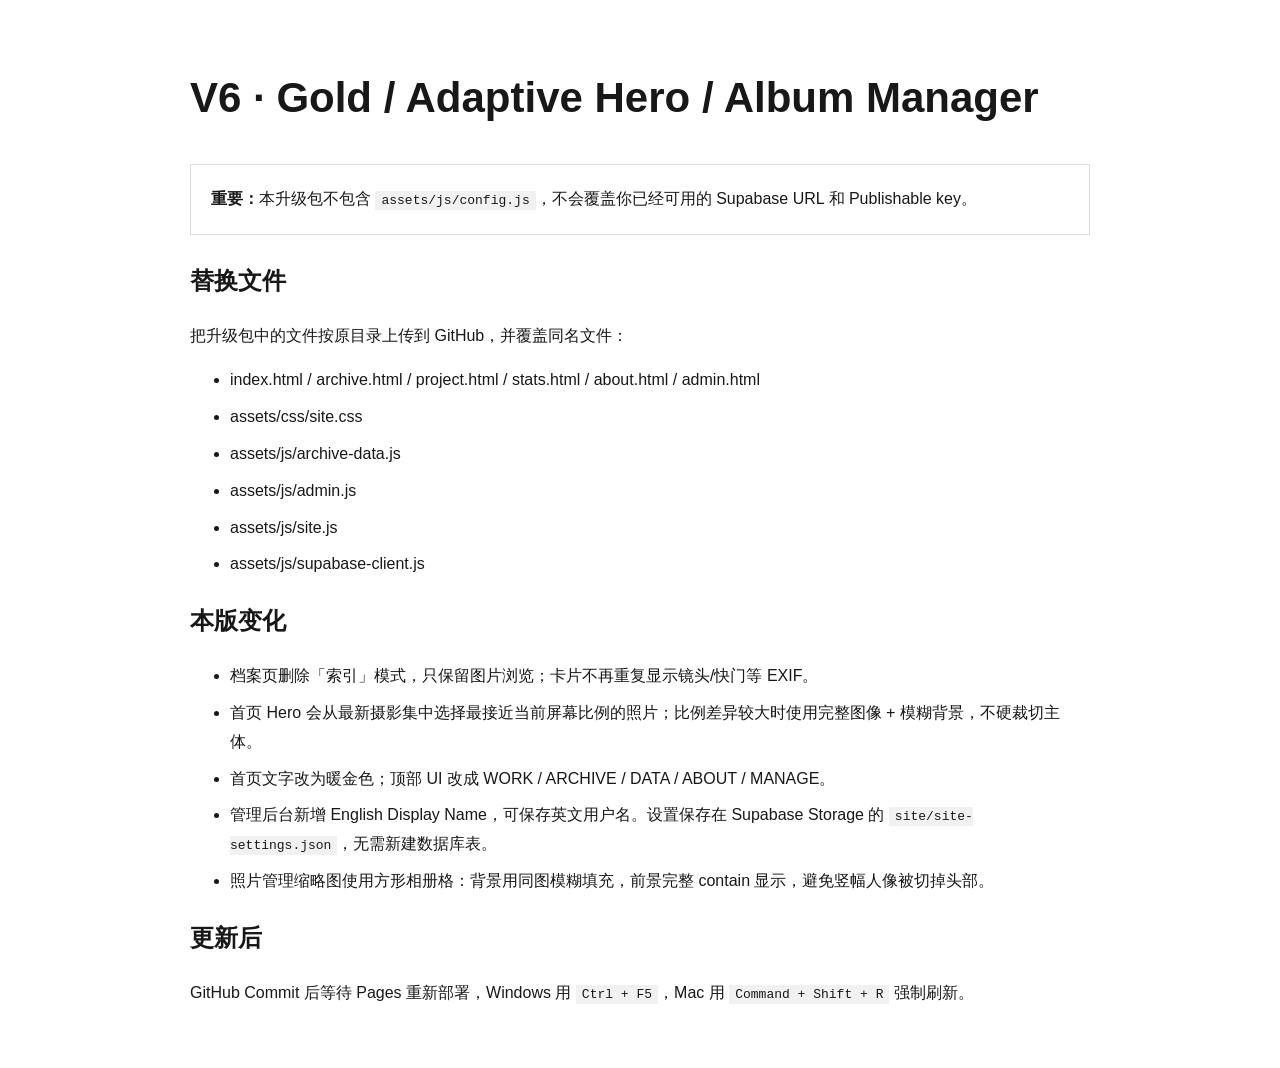
<file: 升级说明.html>
<!doctype html><html lang="zh-CN"><head><meta charset="utf-8"><meta name="viewport" content="width=device-width,initial-scale=1"><title>V6 升级说明</title><style>body{font-family:-apple-system,BlinkMacSystemFont,"PingFang SC",sans-serif;max-width:900px;margin:60px auto;padding:0 24px;line-height:1.8;color:#181818}h1{font-size:42px}code{background:#f1f1f1;padding:2px 6px}li{margin:8px 0}.box{border:1px solid #ddd;padding:20px;margin:24px 0}</style></head><body><h1>V6 · Gold / Adaptive Hero / Album Manager</h1><div class="box"><strong>重要：</strong>本升级包不包含 <code>assets/js/config.js</code>，不会覆盖你已经可用的 Supabase URL 和 Publishable key。</div><h2>替换文件</h2><p>把升级包中的文件按原目录上传到 GitHub，并覆盖同名文件：</p><ul><li>index.html / archive.html / project.html / stats.html / about.html / admin.html</li><li>assets/css/site.css</li><li>assets/js/archive-data.js</li><li>assets/js/admin.js</li><li>assets/js/site.js</li><li>assets/js/supabase-client.js</li></ul><h2>本版变化</h2><ul><li>档案页删除「索引」模式，只保留图片浏览；卡片不再重复显示镜头/快门等 EXIF。</li><li>首页 Hero 会从最新摄影集中选择最接近当前屏幕比例的照片；比例差异较大时使用完整图像 + 模糊背景，不硬裁切主体。</li><li>首页文字改为暖金色；顶部 UI 改成 WORK / ARCHIVE / DATA / ABOUT / MANAGE。</li><li>管理后台新增 English Display Name，可保存英文用户名。设置保存在 Supabase Storage 的 <code>site/site-settings.json</code>，无需新建数据库表。</li><li>照片管理缩略图使用方形相册格：背景用同图模糊填充，前景完整 contain 显示，避免竖幅人像被切掉头部。</li></ul><h2>更新后</h2><p>GitHub Commit 后等待 Pages 重新部署，Windows 用 <code>Ctrl + F5</code>，Mac 用 <code>Command + Shift + R</code> 强制刷新。</p></body></html>
</file>
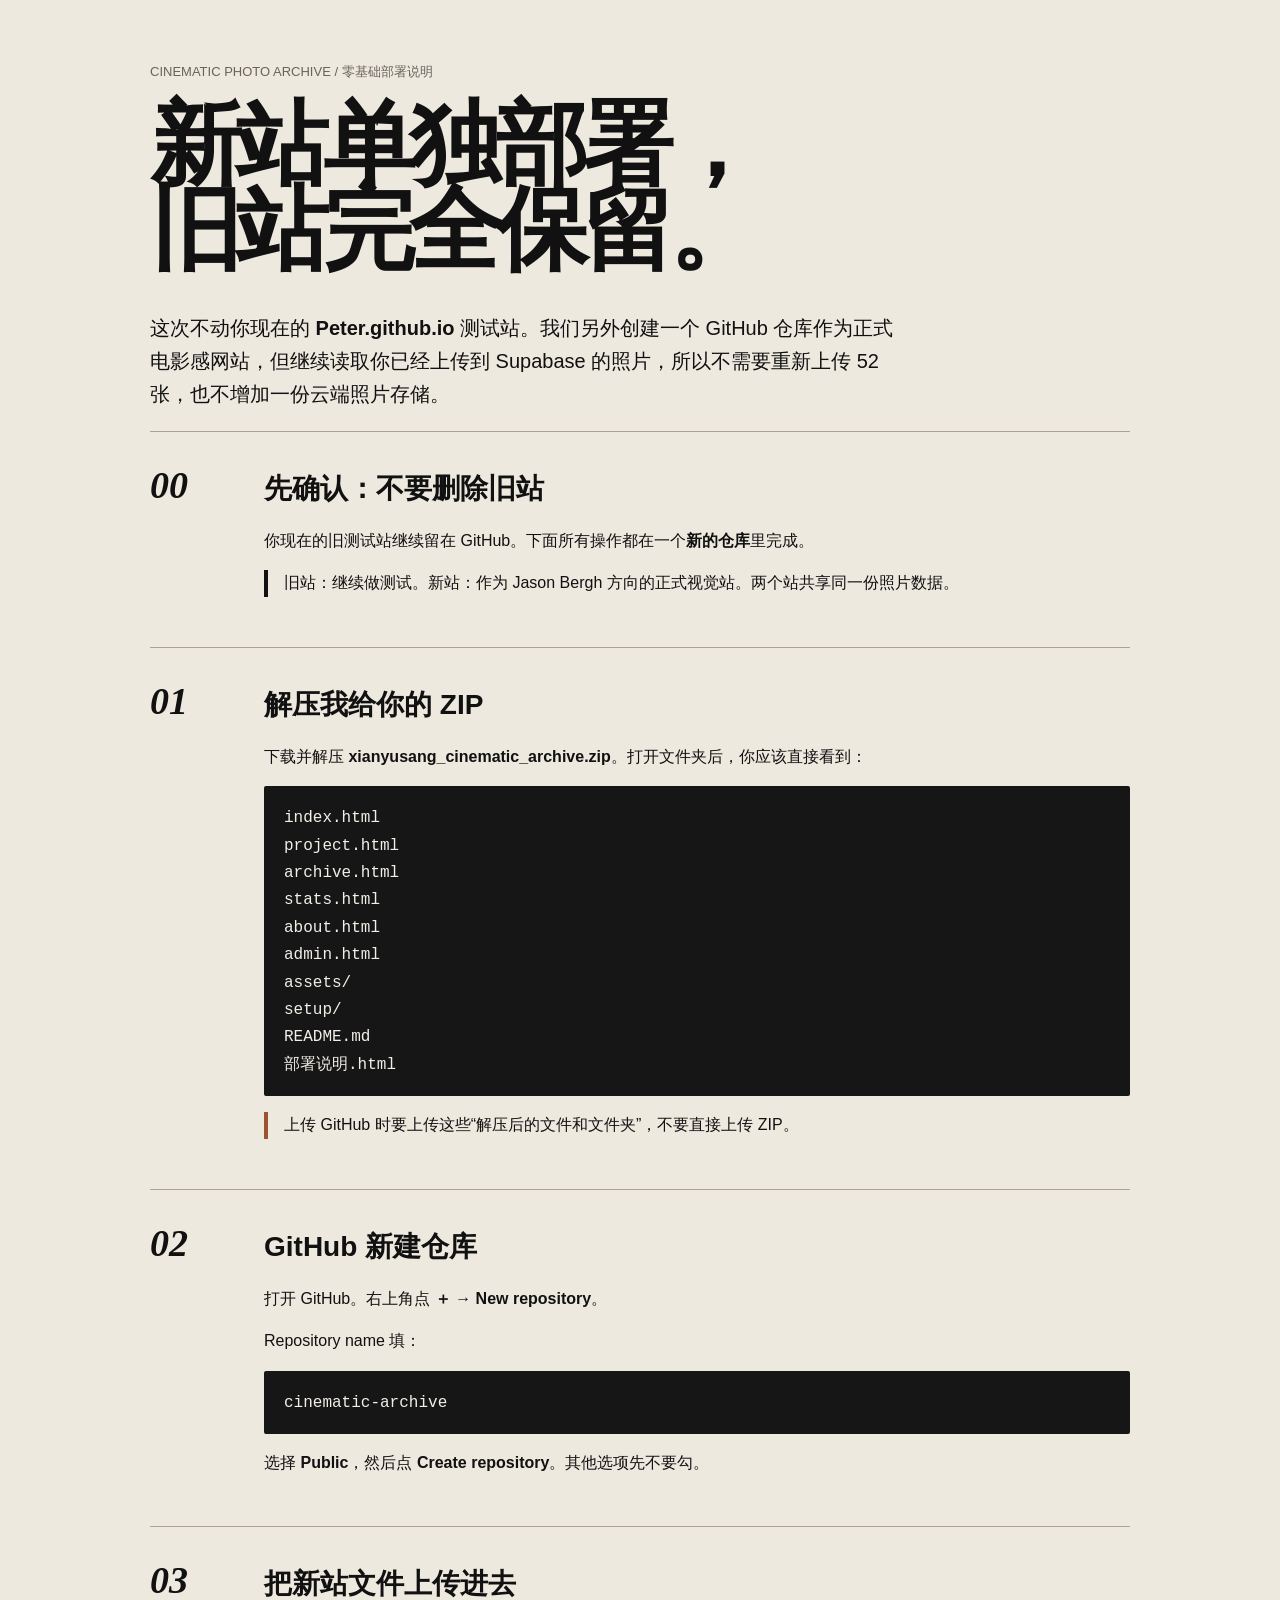
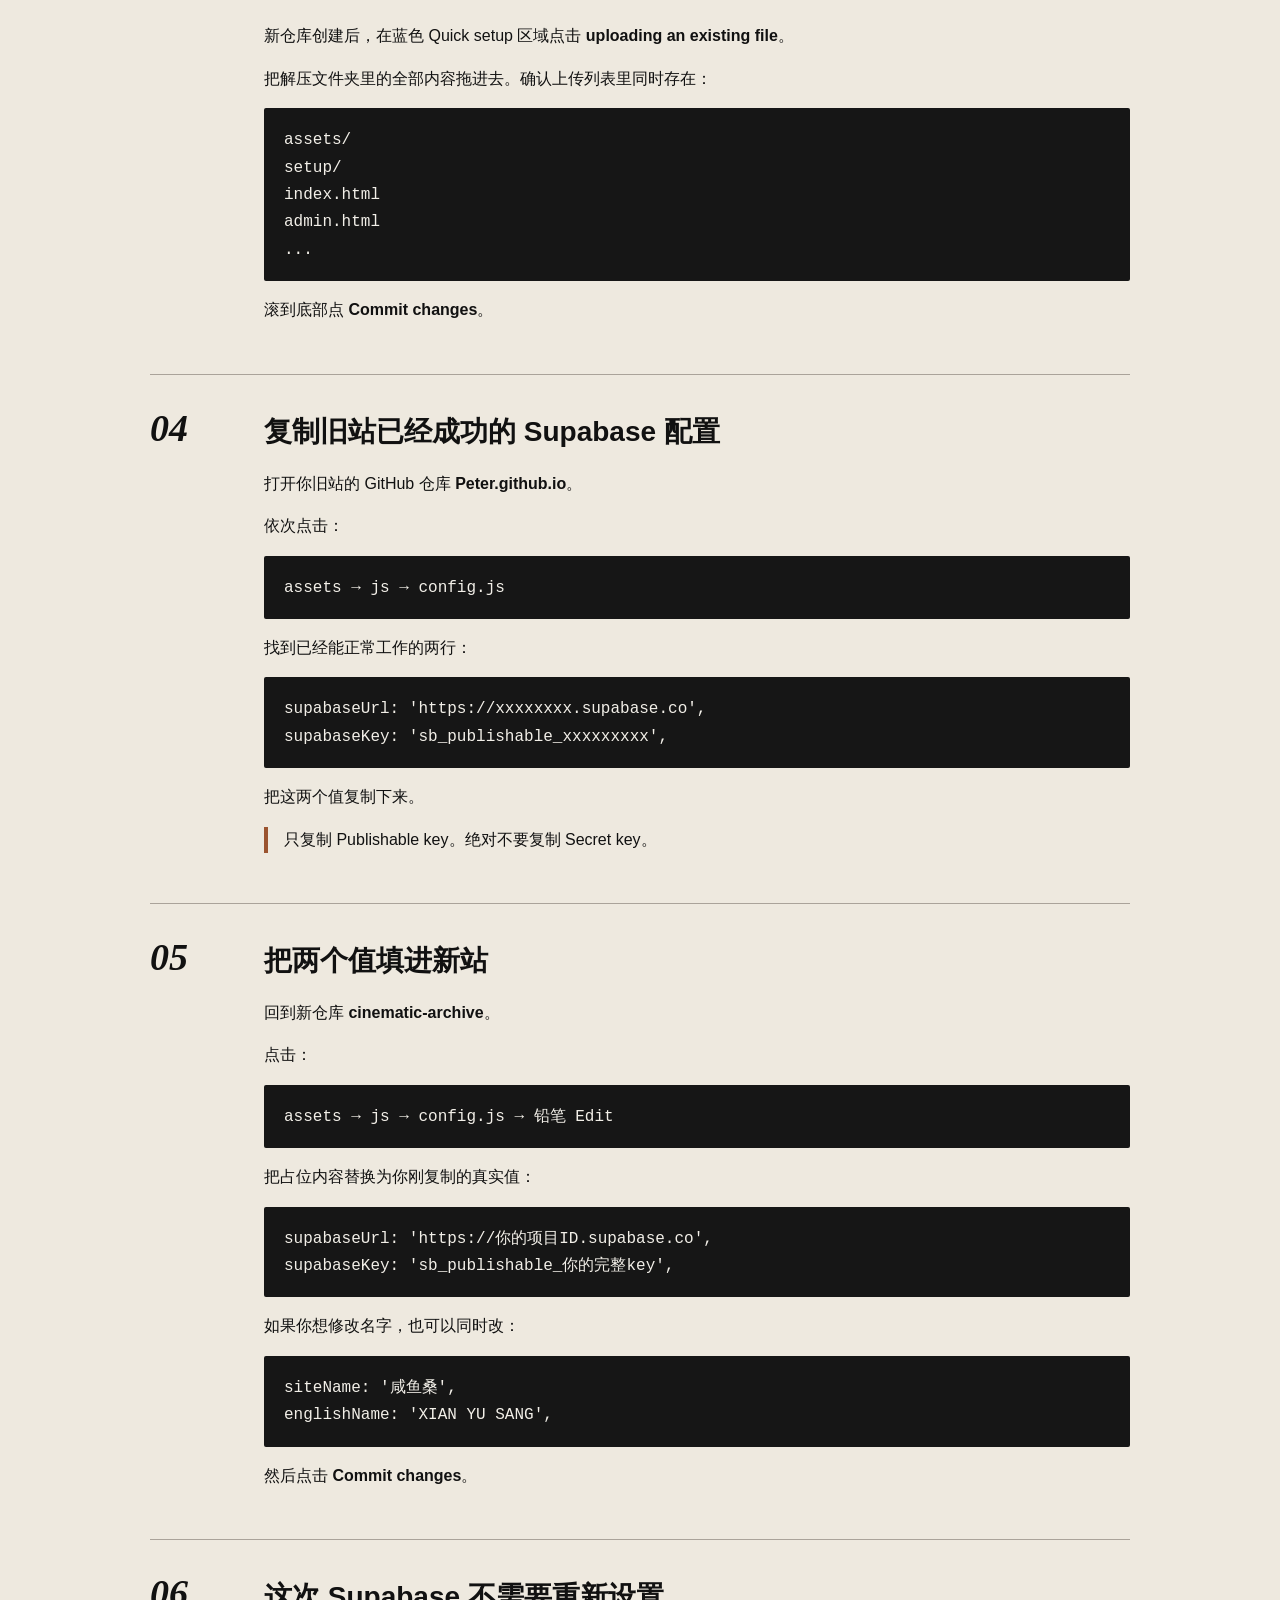
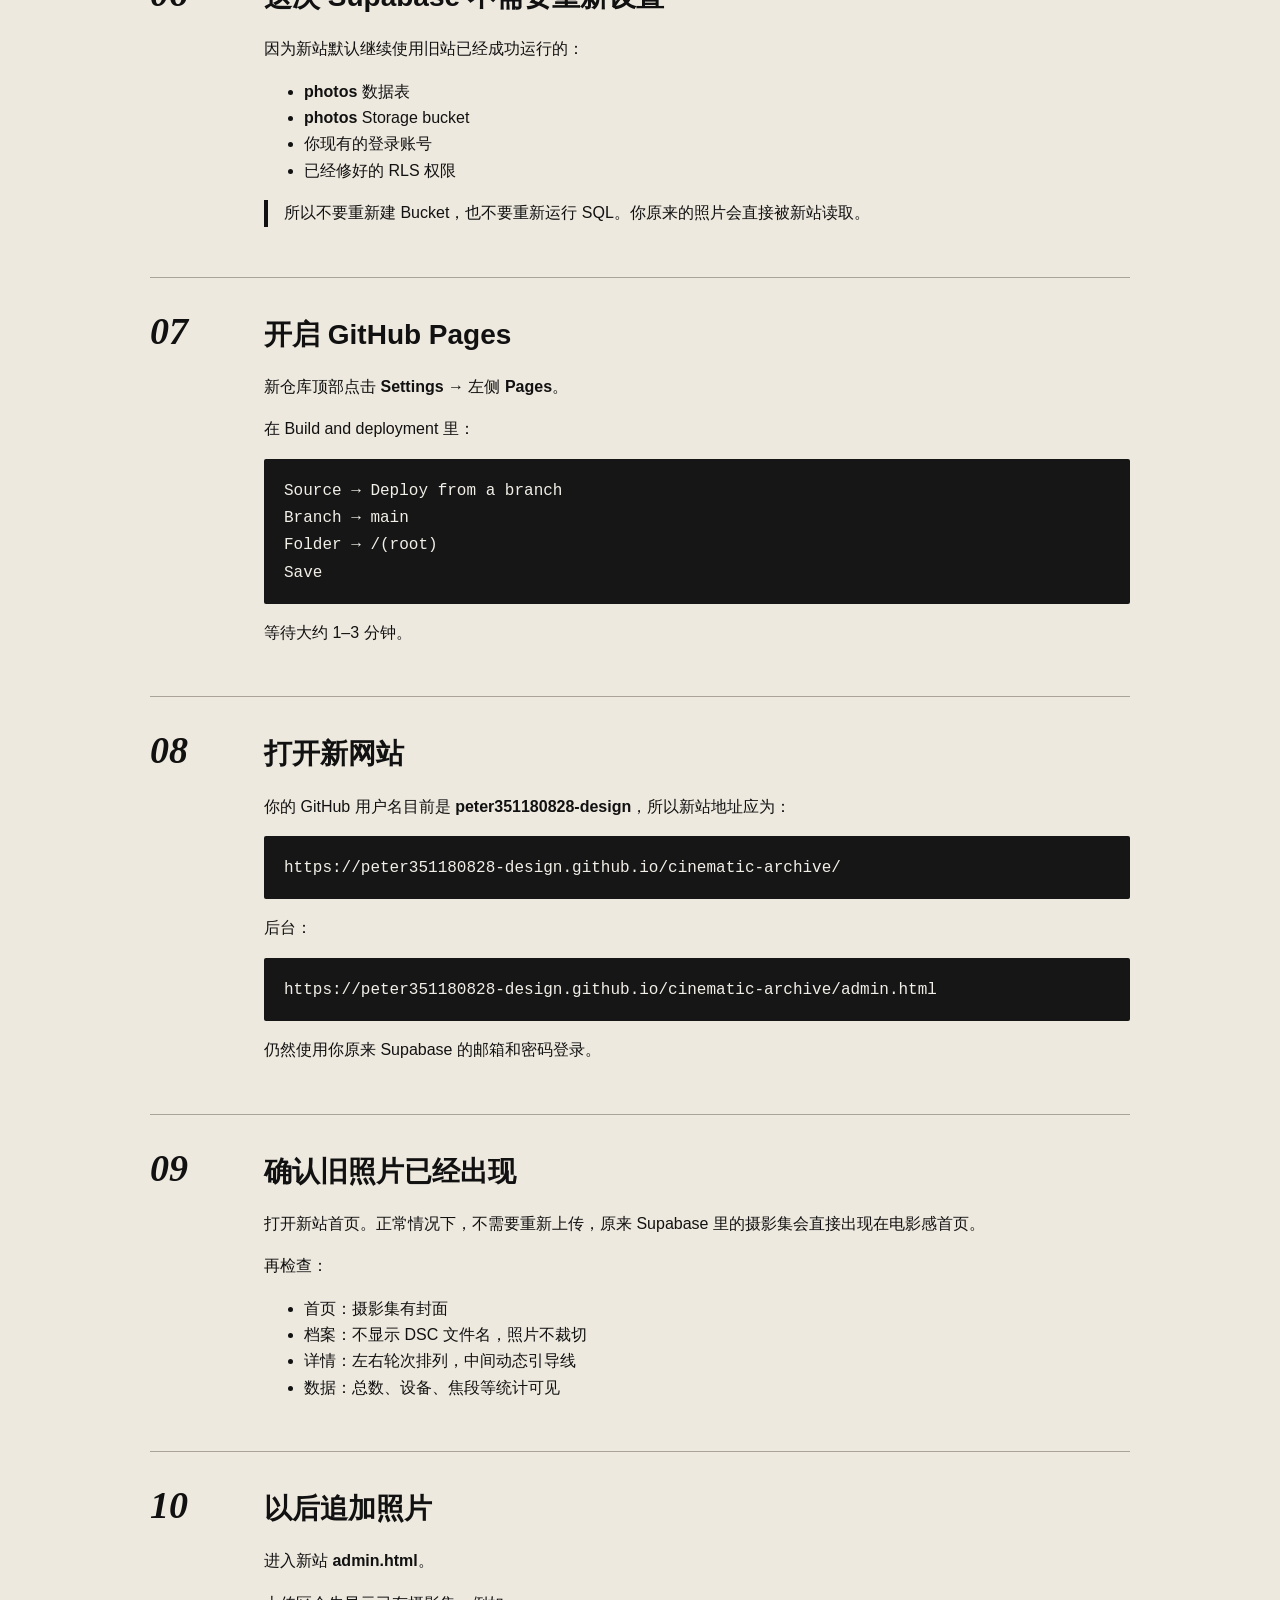
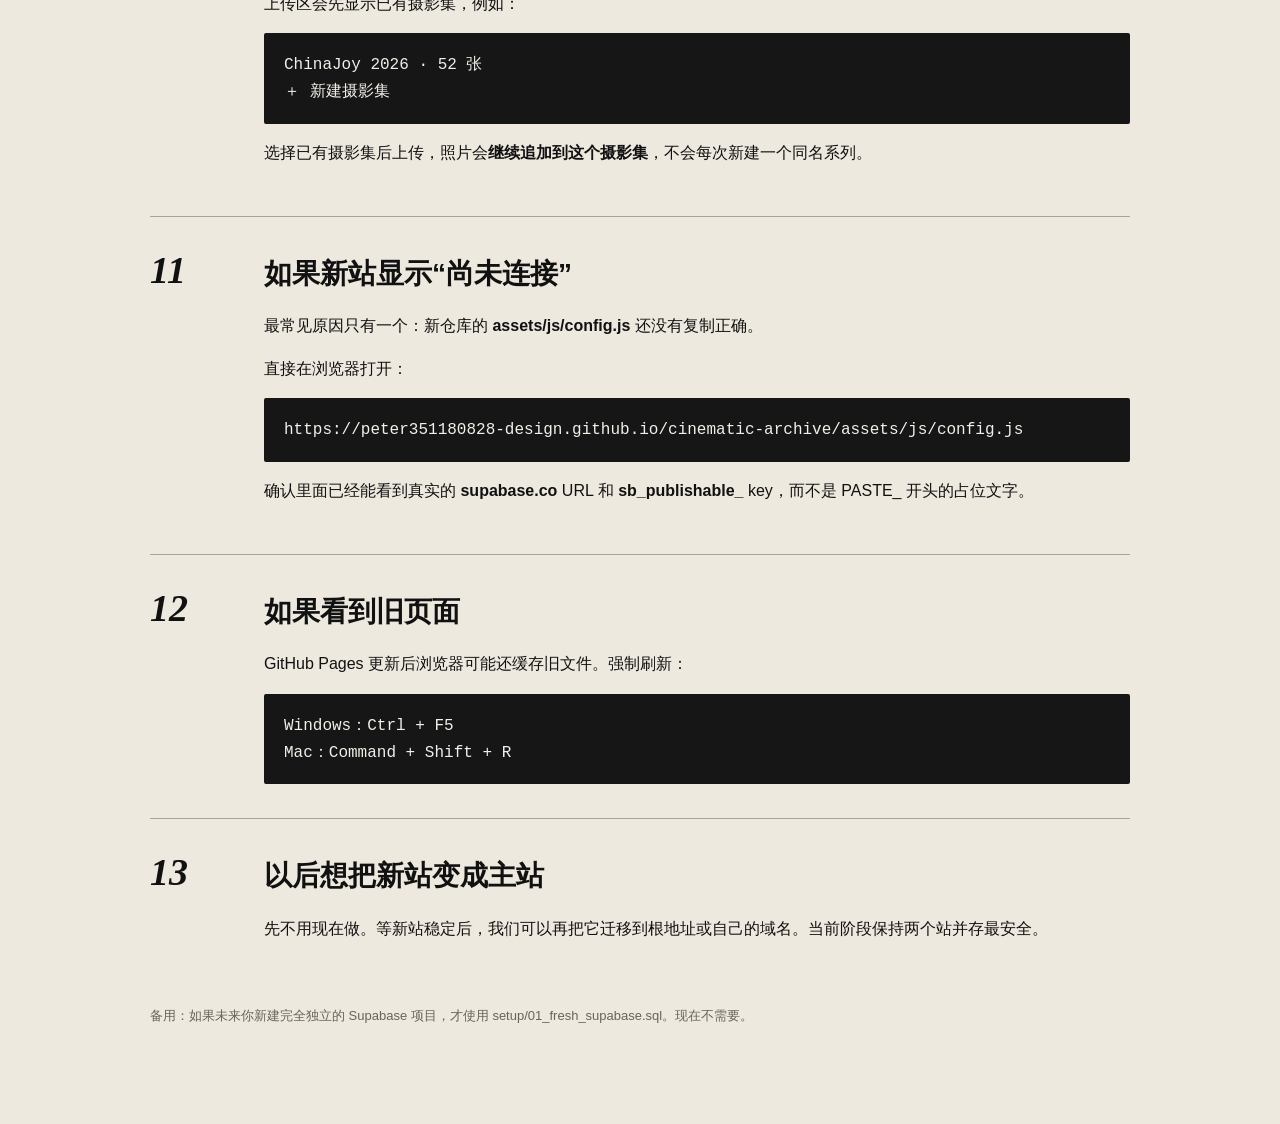
<file: 部署说明.html>
<!doctype html>
<html lang="zh-CN">
<head>
<meta charset="utf-8"><meta name="viewport" content="width=device-width,initial-scale=1">
<title>新电影感摄影站 · 零基础部署说明</title>
<style>
body{margin:0;background:#eee9df;color:#111;font-family:"Helvetica Neue",Arial,"PingFang SC","Microsoft YaHei",sans-serif;line-height:1.65}main{max-width:980px;margin:auto;padding:48px 24px 120px}h1{font-size:clamp(46px,8vw,92px);line-height:.92;letter-spacing:-.06em;margin:20px 0 40px}h2{font-size:28px;margin:0 0 12px}p{font-size:16px}.intro{font-size:20px;max-width:760px}.step{border-top:1px solid #aaa39a;padding:34px 0;display:grid;grid-template-columns:90px 1fr;gap:24px}.num{font:700 38px/1 Georgia,serif;font-style:italic}.box{background:#161616;color:#f2efe8;padding:18px 20px;border-radius:2px;overflow:auto}code{font-family:Consolas,monospace}.ok{border-left:4px solid #111;padding-left:16px}.warn{border-left:4px solid #9b542f;padding-left:16px}.copy{border:1px solid #111;background:transparent;padding:8px 11px;cursor:pointer}a{color:inherit}.small{font-size:13px;color:#68635b}@media(max-width:650px){.step{grid-template-columns:1fr}.num{font-size:26px}}
</style>
</head>
<body><main>
<p class="small">CINEMATIC PHOTO ARCHIVE / 零基础部署说明</p>
<h1>新站单独部署，<br>旧站完全保留。</h1>
<p class="intro">这次不动你现在的 <b>Peter.github.io</b> 测试站。我们另外创建一个 GitHub 仓库作为正式电影感网站，但继续读取你已经上传到 Supabase 的照片，所以不需要重新上传 52 张，也不增加一份云端照片存储。</p>

<section class="step"><div class="num">00</div><div><h2>先确认：不要删除旧站</h2><p>你现在的旧测试站继续留在 GitHub。下面所有操作都在一个<strong>新的仓库</strong>里完成。</p><p class="ok">旧站：继续做测试。新站：作为 Jason Bergh 方向的正式视觉站。两个站共享同一份照片数据。</p></div></section>

<section class="step"><div class="num">01</div><div><h2>解压我给你的 ZIP</h2><p>下载并解压 <b>xianyusang_cinematic_archive.zip</b>。打开文件夹后，你应该直接看到：</p><div class="box"><code>index.html<br>project.html<br>archive.html<br>stats.html<br>about.html<br>admin.html<br>assets/<br>setup/<br>README.md<br>部署说明.html</code></div><p class="warn">上传 GitHub 时要上传这些“解压后的文件和文件夹”，不要直接上传 ZIP。</p></div></section>

<section class="step"><div class="num">02</div><div><h2>GitHub 新建仓库</h2><p>打开 GitHub。右上角点 <b>＋</b> → <b>New repository</b>。</p><p>Repository name 填：</p><div class="box"><code>cinematic-archive</code></div><p>选择 <b>Public</b>，然后点 <b>Create repository</b>。其他选项先不要勾。</p></div></section>

<section class="step"><div class="num">03</div><div><h2>把新站文件上传进去</h2><p>新仓库创建后，在蓝色 Quick setup 区域点击 <b>uploading an existing file</b>。</p><p>把解压文件夹里的全部内容拖进去。确认上传列表里同时存在：</p><div class="box"><code>assets/<br>setup/<br>index.html<br>admin.html<br>...</code></div><p>滚到底部点 <b>Commit changes</b>。</p></div></section>

<section class="step"><div class="num">04</div><div><h2>复制旧站已经成功的 Supabase 配置</h2><p>打开你旧站的 GitHub 仓库 <b>Peter.github.io</b>。</p><p>依次点击：</p><div class="box"><code>assets → js → config.js</code></div><p>找到已经能正常工作的两行：</p><div class="box"><code>supabaseUrl: 'https://xxxxxxxx.supabase.co',<br>supabaseKey: 'sb_publishable_xxxxxxxxx',</code></div><p>把这两个值复制下来。</p><p class="warn">只复制 Publishable key。绝对不要复制 Secret key。</p></div></section>

<section class="step"><div class="num">05</div><div><h2>把两个值填进新站</h2><p>回到新仓库 <b>cinematic-archive</b>。</p><p>点击：</p><div class="box"><code>assets → js → config.js → 铅笔 Edit</code></div><p>把占位内容替换为你刚复制的真实值：</p><div class="box"><code>supabaseUrl: 'https://你的项目ID.supabase.co',<br>supabaseKey: 'sb_publishable_你的完整key',</code></div><p>如果你想修改名字，也可以同时改：</p><div class="box"><code>siteName: '咸鱼桑',<br>englishName: 'XIAN YU SANG',</code></div><p>然后点击 <b>Commit changes</b>。</p></div></section>

<section class="step"><div class="num">06</div><div><h2>这次 Supabase 不需要重新设置</h2><p>因为新站默认继续使用旧站已经成功运行的：</p><ul><li><b>photos</b> 数据表</li><li><b>photos</b> Storage bucket</li><li>你现有的登录账号</li><li>已经修好的 RLS 权限</li></ul><p class="ok">所以不要重新建 Bucket，也不要重新运行 SQL。你原来的照片会直接被新站读取。</p></div></section>

<section class="step"><div class="num">07</div><div><h2>开启 GitHub Pages</h2><p>新仓库顶部点击 <b>Settings</b> → 左侧 <b>Pages</b>。</p><p>在 Build and deployment 里：</p><div class="box"><code>Source → Deploy from a branch<br>Branch → main<br>Folder → /(root)<br>Save</code></div><p>等待大约 1–3 分钟。</p></div></section>

<section class="step"><div class="num">08</div><div><h2>打开新网站</h2><p>你的 GitHub 用户名目前是 <b>peter351180828-design</b>，所以新站地址应为：</p><div class="box"><code>https://peter351180828-design.github.io/cinematic-archive/</code></div><p>后台：</p><div class="box"><code>https://peter351180828-design.github.io/cinematic-archive/admin.html</code></div><p>仍然使用你原来 Supabase 的邮箱和密码登录。</p></div></section>

<section class="step"><div class="num">09</div><div><h2>确认旧照片已经出现</h2><p>打开新站首页。正常情况下，不需要重新上传，原来 Supabase 里的摄影集会直接出现在电影感首页。</p><p>再检查：</p><ul><li>首页：摄影集有封面</li><li>档案：不显示 DSC 文件名，照片不裁切</li><li>详情：左右轮次排列，中间动态引导线</li><li>数据：总数、设备、焦段等统计可见</li></ul></div></section>

<section class="step"><div class="num">10</div><div><h2>以后追加照片</h2><p>进入新站 <b>admin.html</b>。</p><p>上传区会先显示已有摄影集，例如：</p><div class="box"><code>ChinaJoy 2026 · 52 张<br>＋ 新建摄影集</code></div><p>选择已有摄影集后上传，照片会<strong>继续追加到这个摄影集</strong>，不会每次新建一个同名系列。</p></div></section>

<section class="step"><div class="num">11</div><div><h2>如果新站显示“尚未连接”</h2><p>最常见原因只有一个：新仓库的 <b>assets/js/config.js</b> 还没有复制正确。</p><p>直接在浏览器打开：</p><div class="box"><code>https://peter351180828-design.github.io/cinematic-archive/assets/js/config.js</code></div><p>确认里面已经能看到真实的 <b>supabase.co</b> URL 和 <b>sb_publishable_</b> key，而不是 PASTE_ 开头的占位文字。</p></div></section>

<section class="step"><div class="num">12</div><div><h2>如果看到旧页面</h2><p>GitHub Pages 更新后浏览器可能还缓存旧文件。强制刷新：</p><div class="box"><code>Windows：Ctrl + F5<br>Mac：Command + Shift + R</code></div></div></section>

<section class="step"><div class="num">13</div><div><h2>以后想把新站变成主站</h2><p>先不用现在做。等新站稳定后，我们可以再把它迁移到根地址或自己的域名。当前阶段保持两个站并存最安全。</p></div></section>

<p class="small">备用：如果未来你新建完全独立的 Supabase 项目，才使用 setup/01_fresh_supabase.sql。现在不需要。</p>
</main></body></html>
</file>
